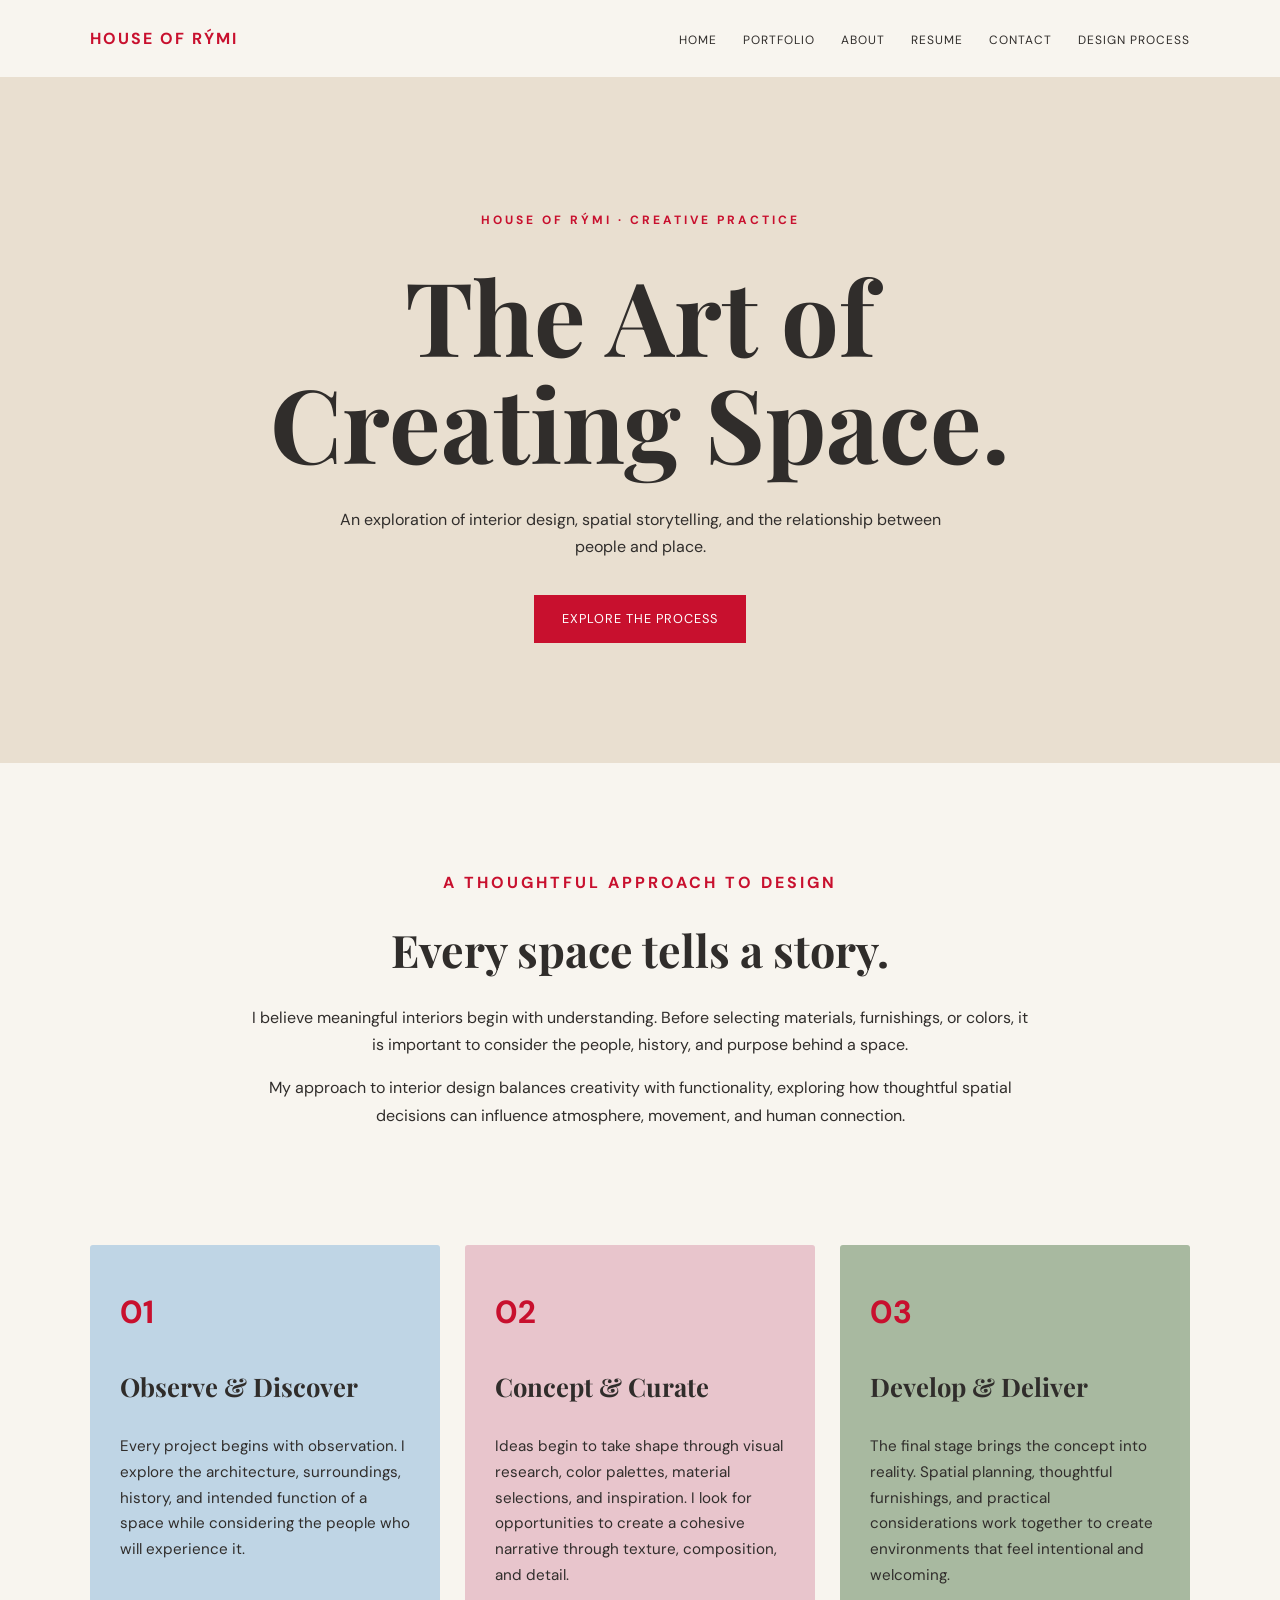
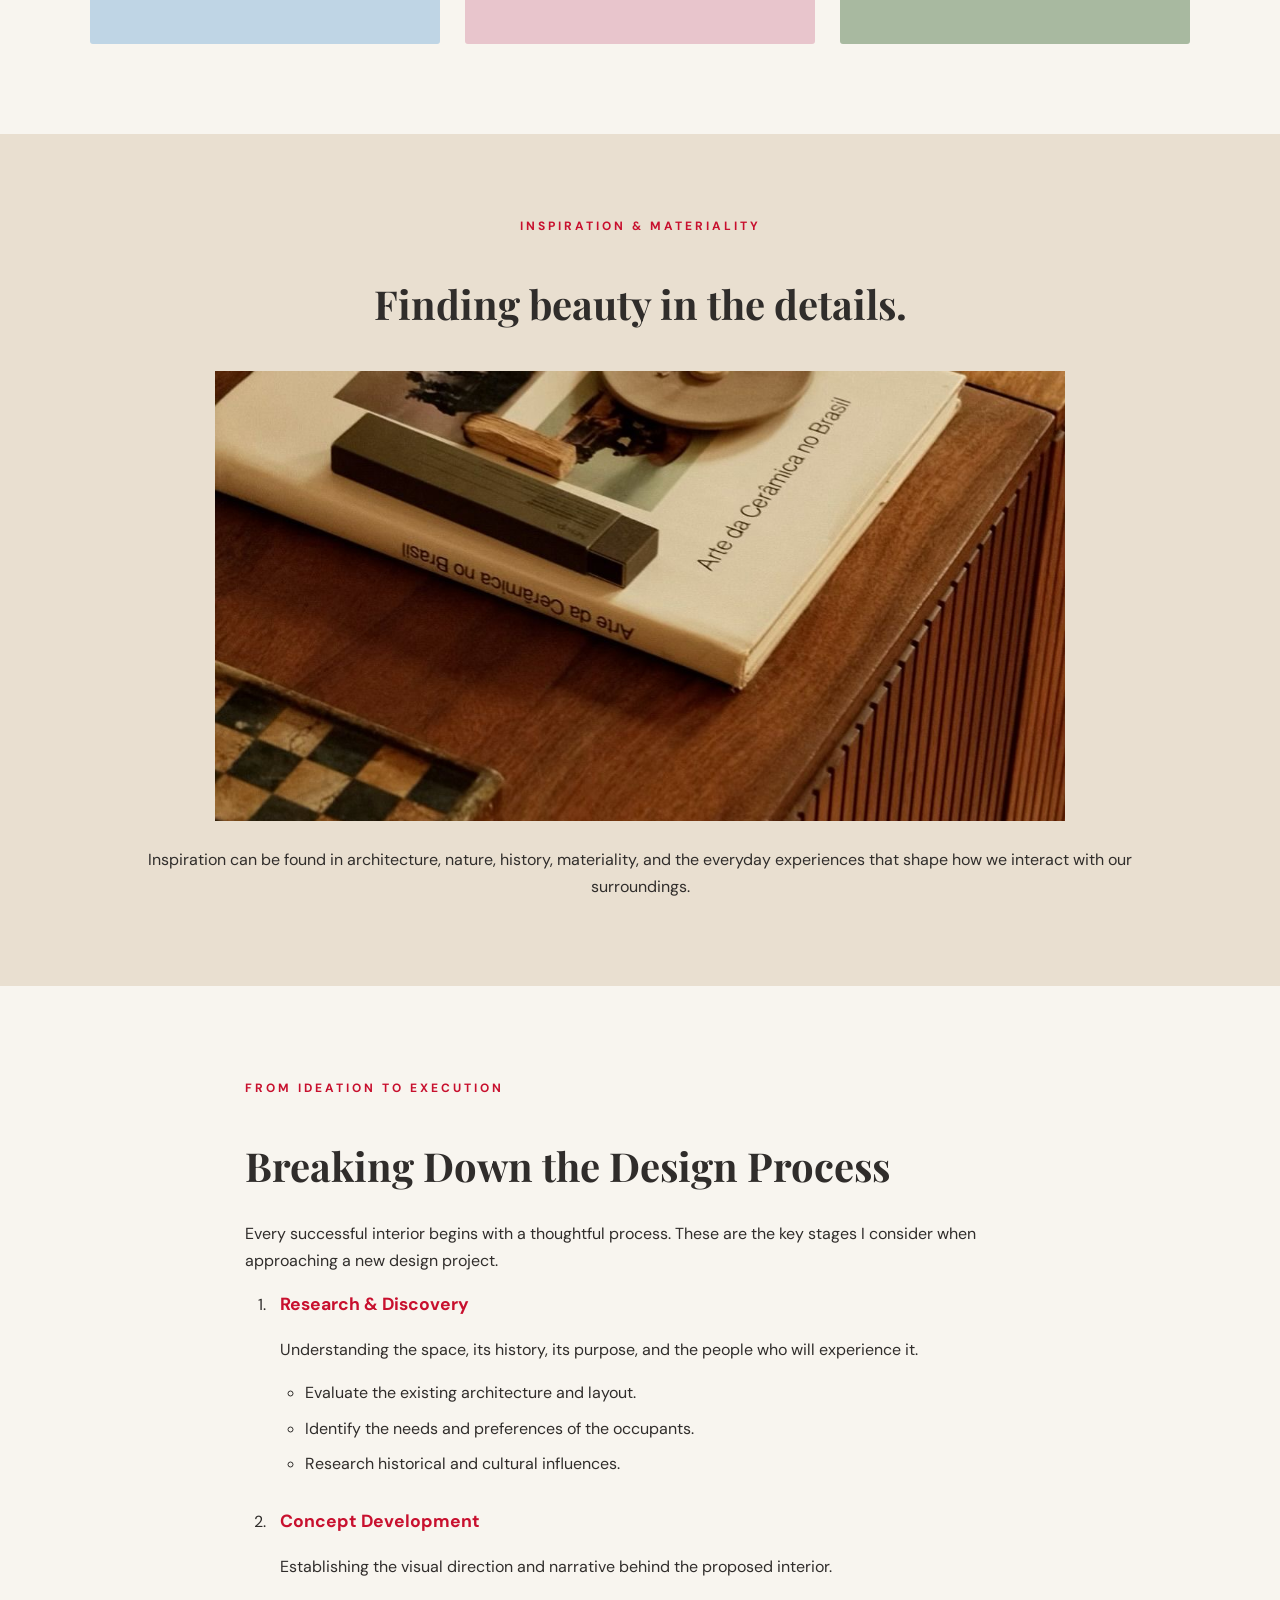
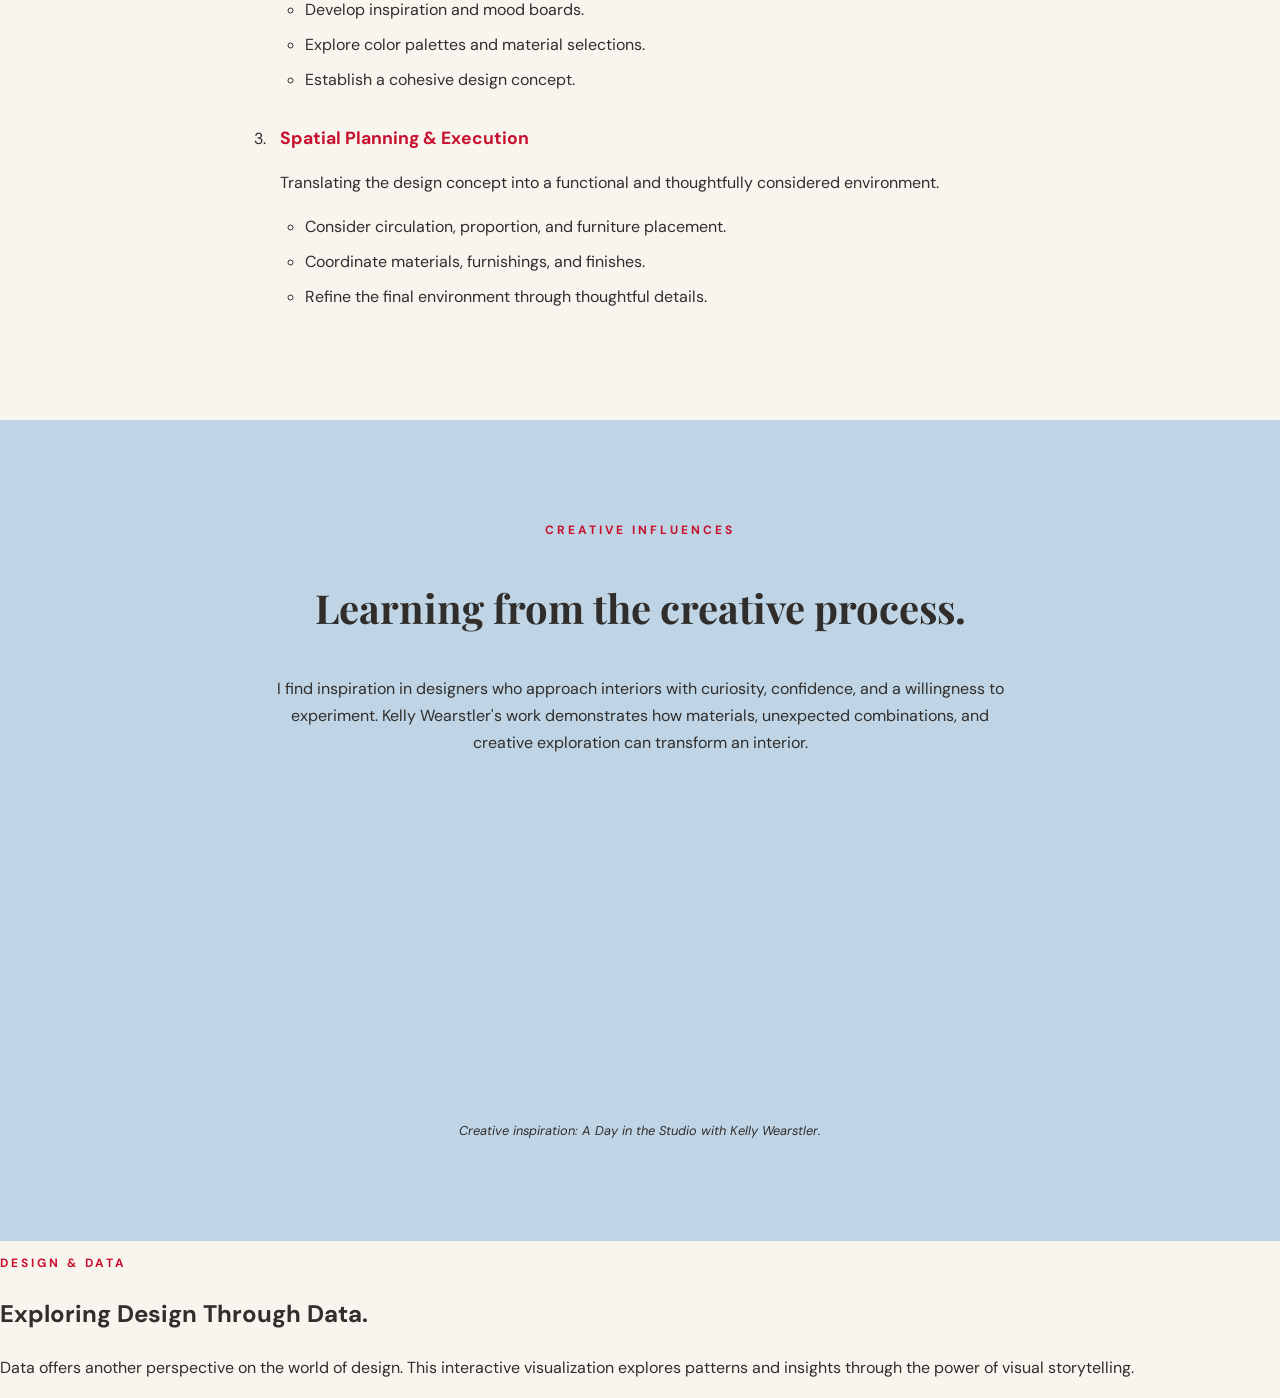
<file: design-process.html>
<!DOCTYPE html>
<html lang="en">

<head>
    <meta charset="UTF-8">
    <meta name="viewport" content="width=device-width, initial-scale=1.0">

    <meta name="description" content="An exploration of the design process by House of Rými.">

    <title>The Design Process | House of Rými</title>

    <!-- Google Fonts -->
    <link href="https://fonts.googleapis.com/css2?family=DM+Sans:wght@400;500;600;700&family=Playfair+Display:wght@400;500;600;700&display=swap" rel="stylesheet">

    <!-- Custom Design Process Stylesheet -->
    <link rel="stylesheet" href="css/design-process.css">

    <meta name="referrer" content="strict-origin-when-cross-origin">

</head>

<body>

    <!-- Navigation -->
<nav class="process-nav">
    <a href="index.html" class="brand">HOUSE OF RÝMI</a>

    <div class="nav-links">
        <a href="index.html">HOME</a>
        <a href="post.html">PORTFOLIO</a>
        <a href="about.html">ABOUT</a>
        <a href="resume.html">RESUME</a>
        <a href="contact.html">CONTACT</a>
         <a href="design-process.html">DESIGN PROCESS</a>
    </div>

    
</nav>


<!-- Hero Section -->
<header class="process-hero">

    <p class="eyebrow">HOUSE OF RÝMI · CREATIVE PRACTICE</p>

    <h1>The Art of<br>Creating Space.</h1>

    <p class="hero-subtitle">
        An exploration of interior design, spatial storytelling,
        and the relationship between people and place.
    </p>

    <a href="#design-approach" class="hero-button">
        EXPLORE THE PROCESS
    </a>

</header>

<!-- Design Approach Section -->
<section class="design-intro" id="design-approach">

    <p class="eyebrow">A THOUGHTFUL APPROACH TO DESIGN</p>

    <h2>Every space tells a story.</h2>

    <p>
        I believe meaningful interiors begin with understanding.
        Before selecting materials, furnishings, or colors, it is
        important to consider the people, history, and purpose
        behind a space.
    </p>

    <p>
        My approach to interior design balances creativity with
        functionality, exploring how thoughtful spatial decisions
        can influence atmosphere, movement, and human connection.
    </p>

</section>


<!-- Three Design Process Stages -->
<section class="process-stages">

    <div class="process-card observe">

        <span class="stage-number">01</span>

        <h3>Observe & Discover</h3>

        <p>
            Every project begins with observation. I explore the
            architecture, surroundings, history, and intended
            function of a space while considering the people
            who will experience it.
        </p>

    </div>


    <div class="process-card concept">

        <span class="stage-number">02</span>

        <h3>Concept & Curate</h3>

        <p>
            Ideas begin to take shape through visual research,
            color palettes, material selections, and inspiration.
            I look for opportunities to create a cohesive
            narrative through texture, composition, and detail.
        </p>

    </div>


    <div class="process-card deliver">

        <span class="stage-number">03</span>

        <h3>Develop & Deliver</h3>

        <p>
            The final stage brings the concept into reality.
            Spatial planning, thoughtful furnishings, and
            practical considerations work together to create
            environments that feel intentional and welcoming.
        </p>

    </div>

</section>

<!-- Design Inspiration Image -->
<section class="inspiration-section">

    <p class="eyebrow">INSPIRATION & MATERIALITY</p>

    <h2>Finding beauty in the details.</h2>

    <img
        src="assets/img/IMG_3837.JPG"
        alt="Interior design inspiration featuring layered textures, natural materials, and thoughtful furnishings"
        class="inspiration-image"
    />

    <p>
        Inspiration can be found in architecture, nature,
        history, materiality, and the everyday experiences
        that shape how we interact with our surroundings.
    </p>

</section>

<!-- My Design Process -->
<section class="design-method">

    <p class="eyebrow">FROM IDEATION TO EXECUTION</p>

    <h2>Breaking Down the Design Process</h2>

    <p>
        Every successful interior begins with a thoughtful
        process. These are the key stages I consider when
        approaching a new design project.
    </p>

    <ol>

        <li>
            <strong>Research & Discovery</strong>

            <p>
                Understanding the space, its history, its
                purpose, and the people who will experience it.
            </p>

            <ul>
                <li>Evaluate the existing architecture and layout.</li>
                <li>Identify the needs and preferences of the occupants.</li>
                <li>Research historical and cultural influences.</li>
            </ul>

        </li>

        <li>
            <strong>Concept Development</strong>

            <p>
                Establishing the visual direction and narrative
                behind the proposed interior.
            </p>

            <ul>
                <li>Develop inspiration and mood boards.</li>
                <li>Explore color palettes and material selections.</li>
                <li>Establish a cohesive design concept.</li>
            </ul>

        </li>

        <li>
            <strong>Spatial Planning & Execution</strong>

            <p>
                Translating the design concept into a functional
                and thoughtfully considered environment.
            </p>

            <ul>
                <li>Consider circulation, proportion, and furniture placement.</li>
                <li>Coordinate materials, furnishings, and finishes.</li>
                <li>Refine the final environment through thoughtful details.</li>
            </ul>

        </li>

    </ol>

</section>

<!-- Creative Inspiration Video -->
<section class="video-section">

    <p class="eyebrow">CREATIVE INFLUENCES</p>

    <h2>Learning from the creative process.</h2>

    <p>
        I find inspiration in designers who approach interiors
        with curiosity, confidence, and a willingness to
        experiment. Kelly Wearstler's work demonstrates how
        materials, unexpected combinations, and creative
        exploration can transform an interior.
    </p>

    <iframe width="560" height="315" src="https://www.youtube.com/embed/lhP-VCqOcYE?si=uYZ_IbB4Uhpl5p1a&amp;start=1" title="YouTube video player" frameborder="0" allow="accelerometer; autoplay; clipboard-write; encrypted-media; gyroscope; picture-in-picture; web-share" referrerpolicy="strict-origin-when-cross-origin" allowfullscreen></iframe>

    <p class="video-caption">
        Creative inspiration: A Day in the Studio with Kelly Wearstler.
    </p>

</section>

<!-- Interactive Tableau Visualization -->
<section class="tableau-section">

    <p class="eyebrow">DESIGN & DATA</p>

    <h2>Exploring Design Through Data.</h2>

    <p>
        Data offers another perspective on the world of design.
        This interactive visualization explores patterns and
        insights through the power of visual storytelling.
    </p>

    <div class='tableauPlaceholder' id='viz1794205390552' style='position: relative'><noscript><a href='#'><img alt='Dashboard 5 ' src='https:&#47;&#47;public.tableau.com&#47;static&#47;images&#47;20&#47;2025InteriordesignTrends&#47;Dashboard5&#47;1_rss.png' style='border: none' /></a></noscript><object class='tableauViz'  style='display:none;'><param name='host_url' value='https%3A%2F%2Fpublic.tableau.com%2F' /> <param name='embed_code_version' value='3' /> <param name='site_root' value='' /><param name='name' value='2025InteriordesignTrends&#47;Dashboard5' /><param name='tabs' value='no' /><param name='toolbar' value='yes' /><param name='static_image' value='https:&#47;&#47;public.tableau.com&#47;static&#47;images&#47;20&#47;2025InteriordesignTrends&#47;Dashboard5&#47;1.png' /> <param name='animate_transition' value='yes' /><param name='display_static_image' value='yes' /><param name='display_spinner' value='yes' /><param name='display_overlay' value='yes' /><param name='display_count' value='yes' /><param name='language' value='en-US' /></object></div>                <script type='text/javascript'>                    var divElement = document.getElementById('viz1794205390552');                    var vizElement = divElement.getElementsByTagName('object')[0];                    if ( divElement.offsetWidth > 800 ) { vizElement.style.width='1366px';vizElement.style.height='795px';} else if ( divElement.offsetWidth > 500 ) { vizElement.style.width='1366px';vizElement.style.height='795px';} else { vizElement.style.width='100%';vizElement.style.height='1327px';}                     var scriptElement = document.createElement('script');                    scriptElement.src = 'https://public.tableau.com/javascripts/api/viz_v1.js';                    vizElement.parentNode.insertBefore(scriptElement, vizElement);                </script>

</section>
</file>
<file: css/design-process.css>
/* HOUSE OF RÝMI - DESIGN PROCESS PAGE */

:root {
    --red: #C8102E;
    --blue: #BFD5E5;
    --green: #A8B9A0;
    --pink: #E8C5CC;
    --beige: #E9DFD0;
    --ivory: #F8F5EF;
    --charcoal: #302D2B;
}

* {
    box-sizing: border-box;
}

html {
    scroll-behavior: smooth;
}

body {
    margin: 0;
    background-color: var(--ivory);
    color: var(--charcoal);
    font-family: 'DM Sans', sans-serif;
    line-height: 1.7;
}

/* Navigation */

.process-nav {
    display: flex;
    justify-content: space-between;
    align-items: center;
    padding: 25px 7%;
    background-color: var(--ivory);
    border-bottom: 1px solid var(--beige);
}

.brand {
    color: var(--red);
    font-weight: 700;
    letter-spacing: 2px;
    text-decoration: none;
}

.nav-links a {
    margin-left: 22px;
    color: var(--charcoal);
    font-size: 0.75rem;
    letter-spacing: 1px;
    text-decoration: none;
}

.nav-links a:hover {
    color: var(--red);
}

/* Hero */

.process-hero {
    min-height: 600px;
    padding: 120px 10%;
    text-align: center;
    background-color: var(--beige);
}

.eyebrow {
    color: var(--red);
    font-size: 0.75rem;
    letter-spacing: 3px;
    font-weight: 700;
}

.process-hero h1 {
    font-family: 'Playfair Display', serif;
    font-size: clamp(3.5rem, 8vw, 7rem);
    line-height: 1.05;
    margin: 30px 0;
}

.hero-subtitle {
    max-width: 650px;
    margin: 0 auto 35px;
}

.hero-button {
    display: inline-block;
    padding: 13px 28px;
    background-color: var(--red);
    color: white;
    text-decoration: none;
    letter-spacing: 1px;
    font-size: 0.8rem;
}

.hero-button:hover {
    background-color: var(--charcoal);
}

/* DESIGN APPROACH */

.design-intro {
    max-width: 850px;
    margin: 0 auto;
    padding: 90px 30px 60px;
    text-align: center;
}

.design-intro h2 {
    font-family: 'Playfair Display', serif;
    font-size: 2.8rem;
    margin: 15px 0;
}

.design-intro p {
    font-size: 1rem;
}


/* PROCESS STAGES */

.process-stages {
    display: flex;
    justify-content: center;
    gap: 25px;
    padding: 40px 7% 90px;
}

.process-card {
    flex: 1;
    padding: 40px 30px;
    min-height: 300px;
    border-radius: 3px;
}

.process-card h3 {
    font-family: 'Playfair Display', serif;
    font-size: 1.6rem;
}

.process-card p {
    font-size: 0.95rem;
}

.stage-number {
    font-size: 2rem;
    font-weight: 700;
    color: var(--red);
}

.observe {
    background-color: var(--blue);
}

.concept {
    background-color: var(--pink);
}

.deliver {
    background-color: var(--green);
}


/* RESPONSIVE DESIGN */

@media (max-width: 768px) {

    .process-nav {
        flex-direction: column;
        gap: 15px;
    }

    .nav-links {
        display: flex;
        flex-wrap: wrap;
        justify-content: center;
        gap: 12px;
    }

    .nav-links a {
        margin: 0;
    }

    .process-stages {
        flex-direction: column;
    }

}

/* INSPIRATION SECTION */

.inspiration-section {
    padding: 70px 10%;
    text-align: center;
    background-color: var(--beige);
}

.inspiration-section h2 {
    font-family: 'Playfair Display', serif;
    font-size: 2.5rem;
}

.inspiration-image {
    width: 100%;
    max-width: 850px;
    height: 450px;
    object-fit: cover;
    margin: 25px auto;
    display: block;
}

/* DESIGN METHOD */

.design-method {
    max-width: 850px;
    margin: 0 auto;
    padding: 80px 30px;
}

.design-method h2 {
    font-family: 'Playfair Display', serif;
    font-size: 2.5rem;
    margin-bottom: 20px;
}

.design-method ol {
    padding-left: 25px;
}

.design-method ol > li {
    margin-bottom: 30px;
    padding-left: 10px;
}

.design-method ul {
    margin-top: 10px;
    padding-left: 25px;
}

.design-method li {
    margin-bottom: 8px;
}

.design-method strong {
    color: var(--red);
    font-size: 1.1rem;
}

/* VIDEO SECTION */

.video-section {
    padding: 80px 10%;
    text-align: center;
    background-color: var(--blue);
}

.video-section h2 {
    font-family: 'Playfair Display', serif;
    font-size: 2.5rem;
}

.video-section p {
    max-width: 750px;
    margin: 20px auto;
}

.video-container {
    position: relative;
    width: 100%;
    max-width: 800px;
    aspect-ratio: 16 / 9;
    margin: 20px auto;
}

.video-container iframe {
    width: 100%;
    height: 100%;
    border: none;
}

.video-caption {
    font-size: 0.8rem;
    font-style: italic;
}
</file>
